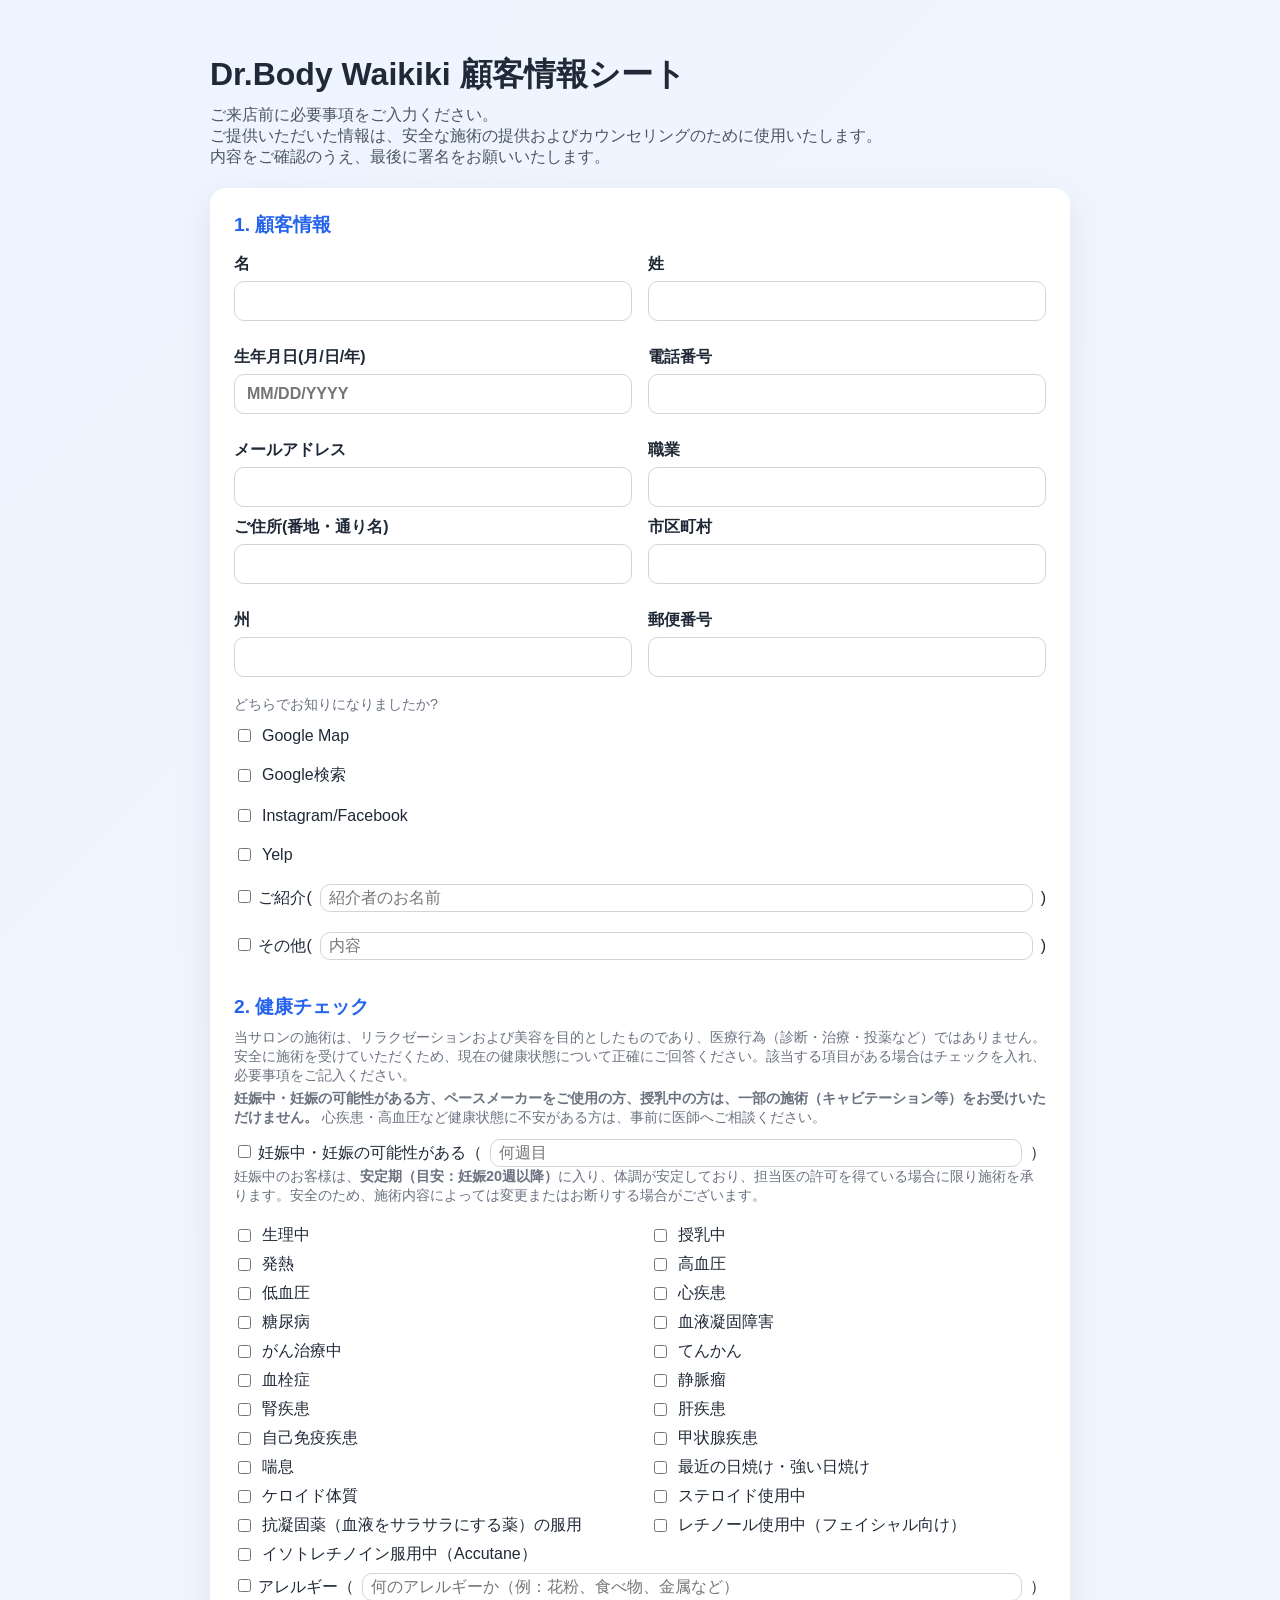
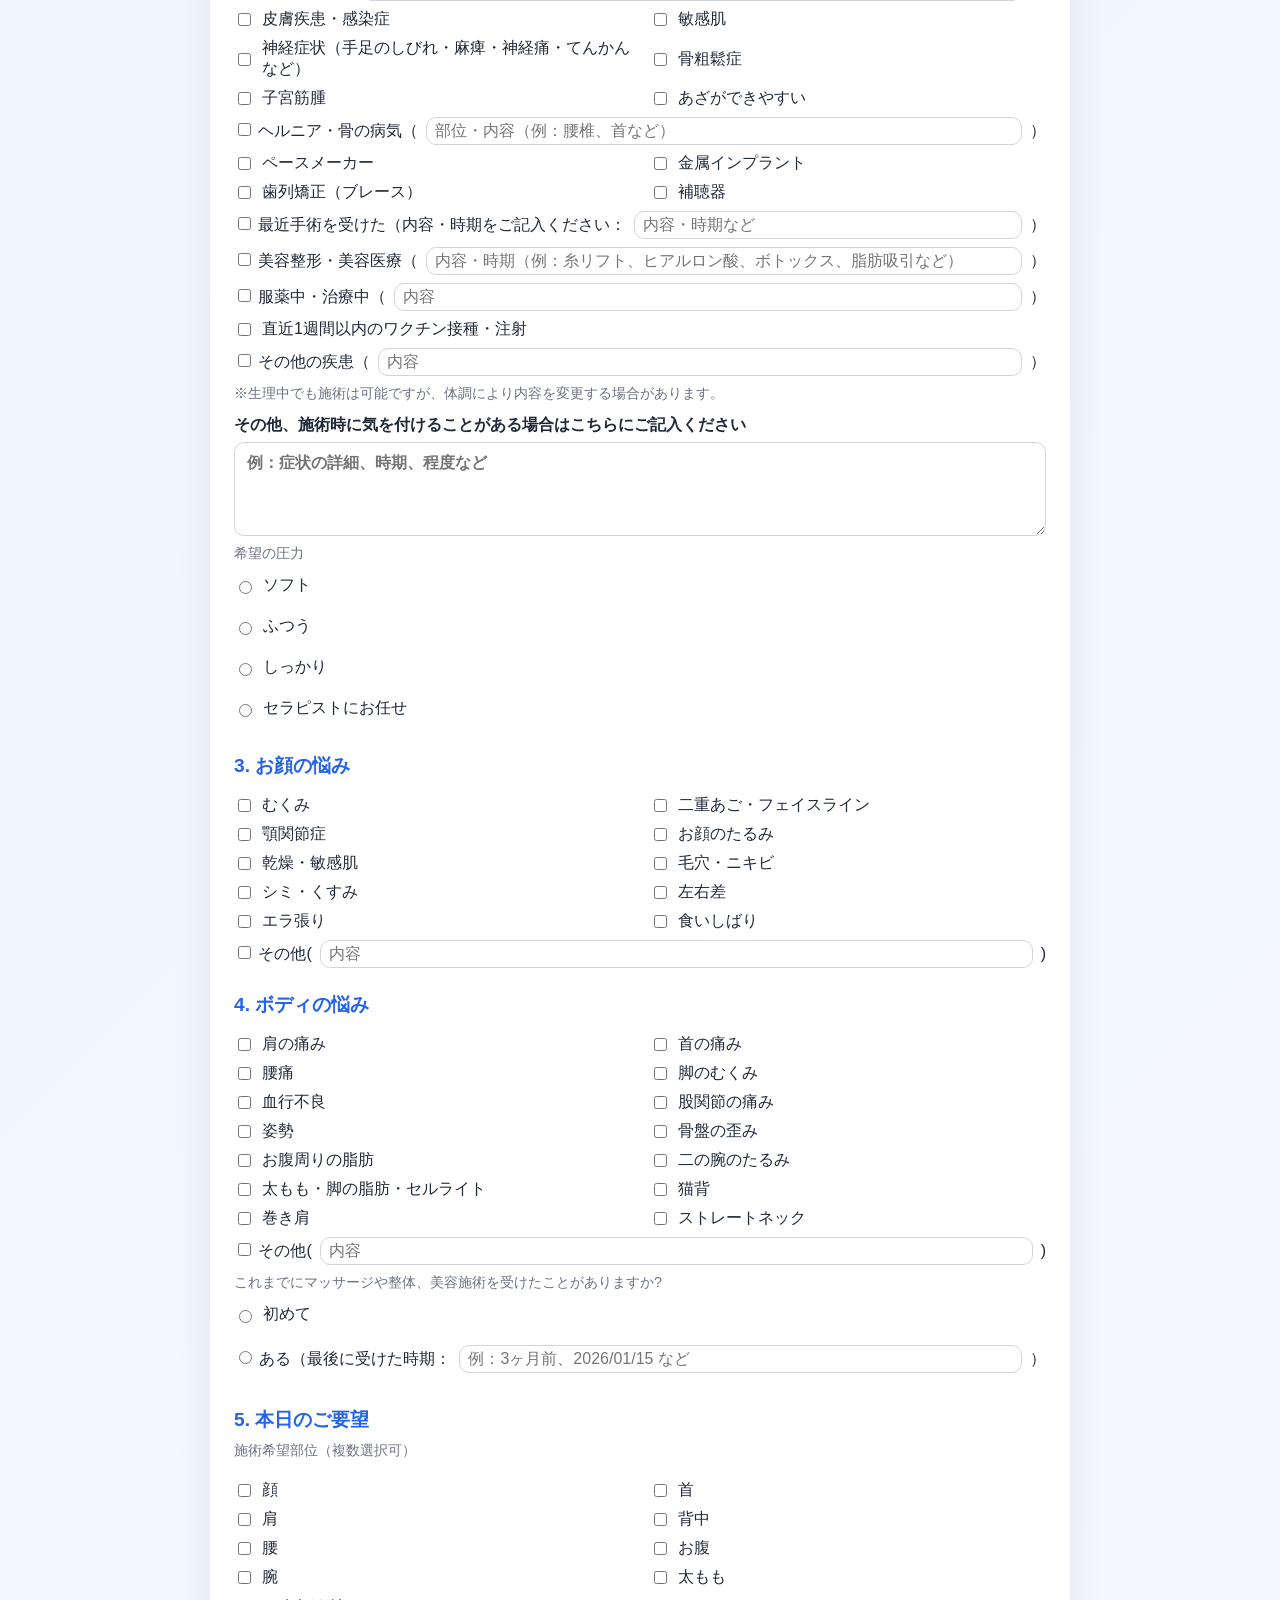
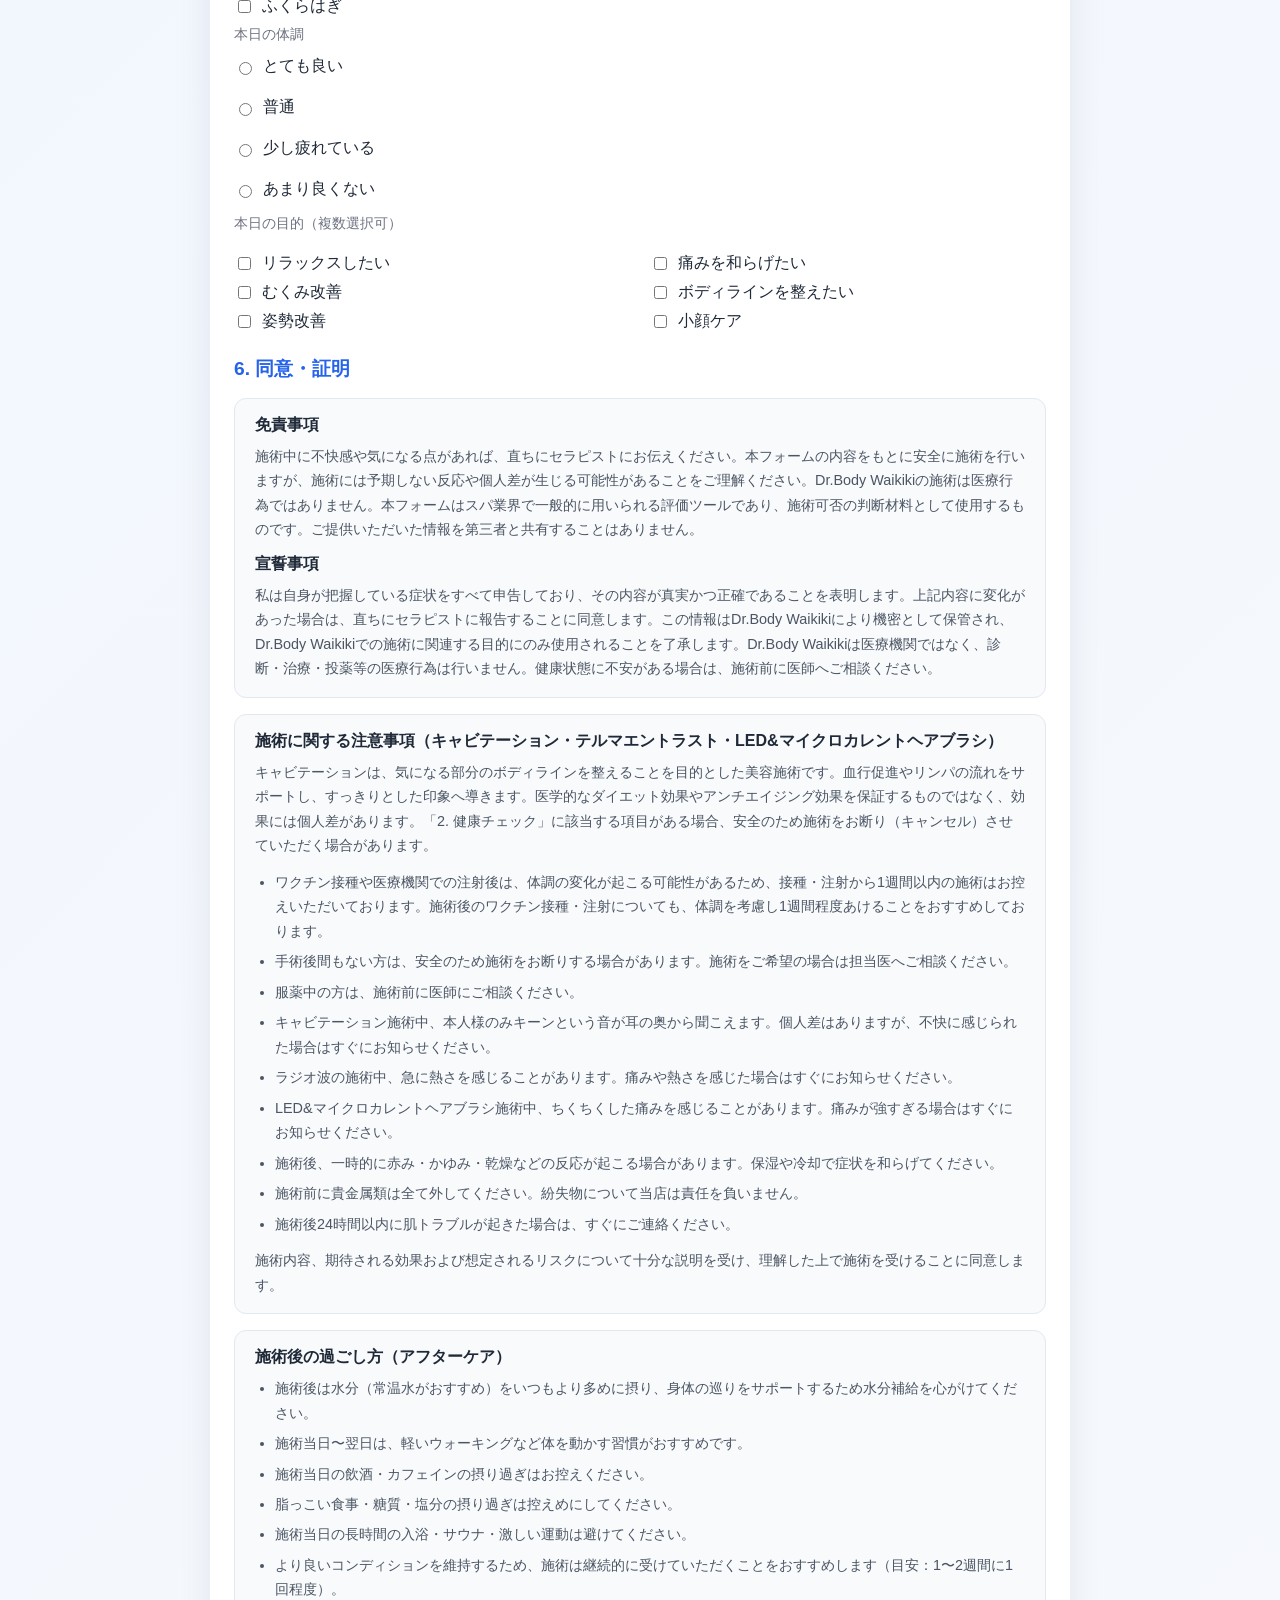
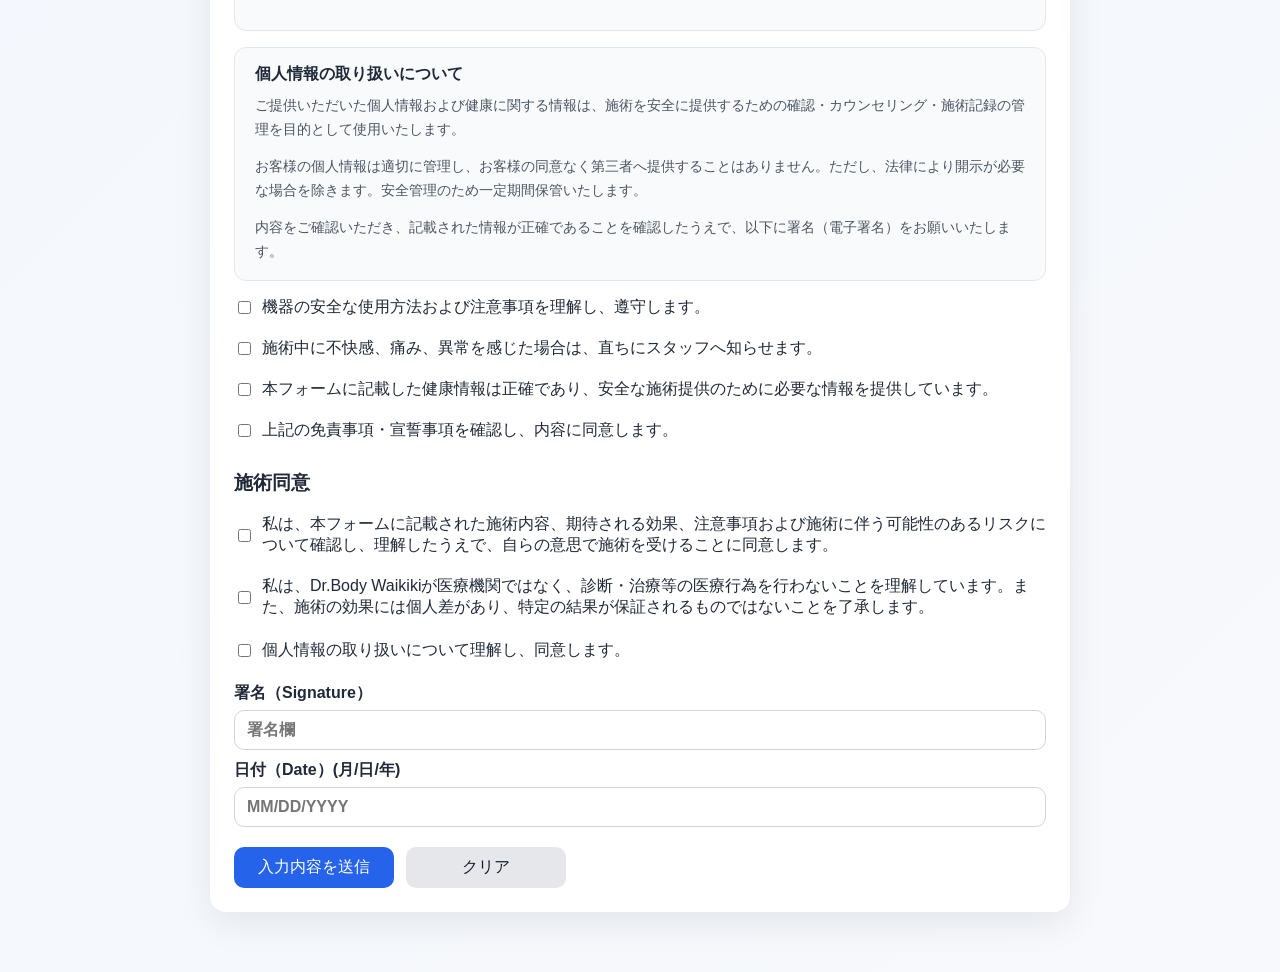
<file: index.html>
<!DOCTYPE html>
<html lang="ja">
  <head>
    <meta charset="UTF-8" />
    <meta name="viewport" content="width=device-width, initial-scale=1.0" />
    <title>Dr.Body Waikiki | 顧客情報・健康チェック・同意・証明</title>
    <link rel="stylesheet" href="styles.css" />
  </head>
  <body>
    <main class="container">
      <header class="hero">
        <h1>Dr.Body Waikiki 顧客情報シート</h1>
        <p>
          ご来店前に必要事項をご入力ください。<br />
          ご提供いただいた情報は、安全な施術の提供およびカウンセリングのために使用いたします。<br />
          内容をご確認のうえ、最後に署名をお願いいたします。
        </p>
      </header>

      <form id="intakeForm" class="form-card">
        <section>
          <h2>1. 顧客情報</h2>
          <div class="grid">
            <label>
              名
              <input type="text" name="firstName" autocomplete="given-name" required />
            </label>
            <label>
              姓
              <input type="text" name="lastName" autocomplete="family-name" required />
            </label>
            <label>
              生年月日(月/日/年)
              <input
                type="text"
                name="birthDate"
                placeholder="MM/DD/YYYY"
                pattern="(0[1-9]|1[0-2])/(0[1-9]|[12][0-9]|3[01])/[0-9]{4}"
                title="MM/DD/YYYY の形式で入力してください"
                autocomplete="bday"
                required
              />
            </label>
            <label>
              電話番号
              <input type="tel" name="phone" autocomplete="tel" required />
            </label>
            <label>
              メールアドレス
              <input type="email" name="email" autocomplete="email" required />
            </label>
            <label>
              職業
              <input type="text" name="occupation" autocomplete="organization-title" />
            </label>
          </div>
          <div class="grid">
            <label>
              ご住所(番地・通り名)
              <input type="text" name="addressStreet" autocomplete="street-address" />
            </label>
            <label>
              市区町村
              <input type="text" name="addressCity" autocomplete="address-level2" />
            </label>
            <label>
              州
              <input type="text" name="addressState" autocomplete="address-level1" />
            </label>
            <label>
              郵便番号
              <input type="text" name="addressZip" autocomplete="postal-code" />
            </label>
          </div>
          <div class="referral-block">
            <p class="section-note">どちらでお知りになりましたか?</p>
            <div class="checkbox-list">
              <label><input type="checkbox" name="referralSource" value="Google Map" /> Google Map</label>
              <label><input type="checkbox" name="referralSource" value="Google検索" /> Google検索</label>
              <label><input type="checkbox" name="referralSource" value="Instagram/Facebook" /> Instagram/Facebook</label>
              <label><input type="checkbox" name="referralSource" value="Yelp" /> Yelp</label>
              <label class="inline-detail">
                <span><input type="checkbox" name="referralSource" value="ご紹介" /> ご紹介(</span>
                <input type="text" name="referralName" placeholder="紹介者のお名前" />
                <span>)</span>
              </label>
              <label class="inline-detail">
                <span><input type="checkbox" name="referralSource" value="その他" /> その他(</span>
                <input type="text" name="referralOther" placeholder="内容" />
                <span>)</span>
              </label>
            </div>
          </div>
        </section>

        <section>
          <h2>2. 健康チェック</h2>
          <p class="section-note">当サロンの施術は、リラクゼーションおよび美容を目的としたものであり、医療行為（診断・治療・投薬など）ではありません。安全に施術を受けていただくため、現在の健康状態について正確にご回答ください。該当する項目がある場合はチェックを入れ、必要事項をご記入ください。</p>
          <p class="section-note">
            <strong>妊娠中・妊娠の可能性がある方、ペースメーカーをご使用の方、授乳中の方は、一部の施術（キャビテーション等）をお受けいただけません。</strong>
            心疾患・高血圧など健康状態に不安がある方は、事前に医師へご相談ください。
          </p>
          <div class="symptom-grid">
            <label class="inline-detail">
              <span><input type="checkbox" name="symptoms" value="妊娠中・妊娠の可能性" /> 妊娠中・妊娠の可能性がある（</span>
              <input type="text" name="pregnancyWeeks" placeholder="何週目" />
              <span>）</span>
            </label>
            <p class="section-note" style="grid-column: 1 / -1;">
              妊娠中のお客様は、<strong>安定期（目安：妊娠20週以降）</strong>に入り、体調が安定しており、担当医の許可を得ている場合に限り施術を承ります。安全のため、施術内容によっては変更またはお断りする場合がございます。
            </p>
            <label><input type="checkbox" name="symptoms" value="生理中" /> 生理中</label>
            <label><input type="checkbox" name="symptoms" value="授乳中" /> 授乳中</label>
            <label><input type="checkbox" name="symptoms" value="発熱" /> 発熱</label>
            <label><input type="checkbox" name="symptoms" value="高血圧" /> 高血圧</label>
            <label><input type="checkbox" name="symptoms" value="低血圧" /> 低血圧</label>
            <label><input type="checkbox" name="symptoms" value="心疾患" /> 心疾患</label>
            <label><input type="checkbox" name="symptoms" value="糖尿病" /> 糖尿病</label>
            <label><input type="checkbox" name="symptoms" value="血液凝固障害" /> 血液凝固障害</label>
            <label><input type="checkbox" name="symptoms" value="がん治療中" /> がん治療中</label>
            <label><input type="checkbox" name="symptoms" value="てんかん" /> てんかん</label>
            <label><input type="checkbox" name="symptoms" value="血栓症" /> 血栓症</label>
            <label><input type="checkbox" name="symptoms" value="静脈瘤" /> 静脈瘤</label>
            <label><input type="checkbox" name="symptoms" value="腎疾患" /> 腎疾患</label>
            <label><input type="checkbox" name="symptoms" value="肝疾患" /> 肝疾患</label>
            <label><input type="checkbox" name="symptoms" value="自己免疫疾患" /> 自己免疫疾患</label>
            <label><input type="checkbox" name="symptoms" value="甲状腺疾患" /> 甲状腺疾患</label>
            <label><input type="checkbox" name="symptoms" value="喘息" /> 喘息</label>
            <label><input type="checkbox" name="symptoms" value="最近の日焼け・強い日焼け" /> 最近の日焼け・強い日焼け</label>
            <label><input type="checkbox" name="symptoms" value="ケロイド体質" /> ケロイド体質</label>
            <label><input type="checkbox" name="symptoms" value="ステロイド使用中" /> ステロイド使用中</label>
            <label><input type="checkbox" name="symptoms" value="抗凝固薬（血液をサラサラにする薬）の服用" /> 抗凝固薬（血液をサラサラにする薬）の服用</label>
            <label><input type="checkbox" name="symptoms" value="レチノール使用中（フェイシャル向け）" /> レチノール使用中（フェイシャル向け）</label>
            <label><input type="checkbox" name="symptoms" value="イソトレチノイン服用中（Accutane）" /> イソトレチノイン服用中（Accutane）</label>
            <label class="inline-detail">
              <span><input type="checkbox" name="symptoms" value="アレルギー" /> アレルギー（</span>
              <input type="text" name="allergyDetail" placeholder="何のアレルギーか（例：花粉、食べ物、金属など）" />
              <span>）</span>
            </label>
            <label><input type="checkbox" name="symptoms" value="皮膚疾患・感染症" /> 皮膚疾患・感染症</label>
            <label><input type="checkbox" name="symptoms" value="敏感肌" /> 敏感肌</label>
            <label><input type="checkbox" name="symptoms" value="神経症状（手足のしびれ・麻痺・神経痛・てんかんなど）" /> 神経症状（手足のしびれ・麻痺・神経痛・てんかんなど）</label>
            <label><input type="checkbox" name="symptoms" value="骨粗鬆症" /> 骨粗鬆症</label>
            <label><input type="checkbox" name="symptoms" value="子宮筋腫" /> 子宮筋腫</label>
            <label><input type="checkbox" name="symptoms" value="あざができやすい" /> あざができやすい</label>
            <label class="inline-detail">
              <span><input type="checkbox" name="symptoms" value="ヘルニア・骨の病気" /> ヘルニア・骨の病気（</span>
              <input type="text" name="herniaDetail" placeholder="部位・内容（例：腰椎、首など）" />
              <span>）</span>
            </label>
            <label><input type="checkbox" name="symptoms" value="ペースメーカー" /> ペースメーカー</label>
            <label><input type="checkbox" name="symptoms" value="金属インプラント" /> 金属インプラント</label>
            <label><input type="checkbox" name="symptoms" value="歯列矯正（ブレース）" /> 歯列矯正（ブレース）</label>
            <label><input type="checkbox" name="symptoms" value="補聴器" /> 補聴器</label>
            <label class="inline-detail">
              <span><input type="checkbox" name="symptoms" value="最近手術を受けた" /> 最近手術を受けた（内容・時期をご記入ください：</span>
              <input type="text" name="recentSurgeryDetail" placeholder="内容・時期など" />
              <span>）</span>
            </label>
            <label class="inline-detail">
              <span><input type="checkbox" name="symptoms" value="美容整形・美容医療" /> 美容整形・美容医療（</span>
              <input type="text" name="cosmeticSurgeryDetail" placeholder="内容・時期（例：糸リフト、ヒアルロン酸、ボトックス、脂肪吸引など）" />
              <span>）</span>
            </label>
            <label class="inline-detail">
              <span><input type="checkbox" name="symptoms" value="服薬中・治療中" /> 服薬中・治療中（</span>
              <input type="text" name="medicationDetail" placeholder="内容" />
              <span>）</span>
            </label>
            <label><input type="checkbox" name="symptoms" value="直近1週間以内のワクチン接種・注射" /> 直近1週間以内のワクチン接種・注射</label>
            <label class="inline-detail">
              <span><input type="checkbox" name="symptoms" value="その他の疾患" /> その他の疾患（</span>
              <input type="text" name="otherHealthDetail" placeholder="内容" />
              <span>）</span>
            </label>
          </div>
          <p class="section-note">※生理中でも施術は可能ですが、体調により内容を変更する場合があります。</p>
          <label>
            その他、施術時に気を付けることがある場合はこちらにご記入ください
            <textarea name="healthDetails" rows="4" placeholder="例：症状の詳細、時期、程度など"></textarea>
          </label>
          <div class="pressure-block">
            <p class="section-note">希望の圧力</p>
            <div class="checkbox-list pressure-options">
              <label><input type="radio" name="pressurePreference" value="ソフト" /> ソフト</label>
              <label><input type="radio" name="pressurePreference" value="ふつう" /> ふつう</label>
              <label><input type="radio" name="pressurePreference" value="しっかり" /> しっかり</label>
              <label><input type="radio" name="pressurePreference" value="セラピストにお任せ" /> セラピストにお任せ</label>
            </div>
          </div>
        </section>

        <section>
          <h2>3. お顔の悩み</h2>
          <div class="symptom-grid">
            <label><input type="checkbox" name="facialConcerns" value="むくみ" /> むくみ</label>
            <label><input type="checkbox" name="facialConcerns" value="二重あご・フェイスライン" /> 二重あご・フェイスライン</label>
            <label><input type="checkbox" name="facialConcerns" value="顎関節症" /> 顎関節症</label>
            <label><input type="checkbox" name="facialConcerns" value="お顔のたるみ" /> お顔のたるみ</label>
            <label><input type="checkbox" name="facialConcerns" value="乾燥・敏感肌" /> 乾燥・敏感肌</label>
            <label><input type="checkbox" name="facialConcerns" value="毛穴・ニキビ" /> 毛穴・ニキビ</label>
            <label><input type="checkbox" name="facialConcerns" value="シミ・くすみ" /> シミ・くすみ</label>
            <label><input type="checkbox" name="facialConcerns" value="左右差" /> 左右差</label>
            <label><input type="checkbox" name="facialConcerns" value="エラ張り" /> エラ張り</label>
            <label><input type="checkbox" name="facialConcerns" value="食いしばり" /> 食いしばり</label>
            <label class="inline-detail">
              <span><input type="checkbox" name="facialConcerns" value="その他" /> その他(</span>
              <input type="text" name="facialConcernOther" placeholder="内容" />
              <span>)</span>
            </label>
          </div>
        </section>

        <section>
          <h2>4. ボディの悩み</h2>
          <div class="symptom-grid">
            <label><input type="checkbox" name="bodyConcerns" value="肩の痛み" /> 肩の痛み</label>
            <label><input type="checkbox" name="bodyConcerns" value="首の痛み" /> 首の痛み</label>
            <label><input type="checkbox" name="bodyConcerns" value="腰痛" /> 腰痛</label>
            <label><input type="checkbox" name="bodyConcerns" value="脚のむくみ" /> 脚のむくみ</label>
            <label><input type="checkbox" name="bodyConcerns" value="血行不良" /> 血行不良</label>
            <label><input type="checkbox" name="bodyConcerns" value="股関節の痛み" /> 股関節の痛み</label>
            <label><input type="checkbox" name="bodyConcerns" value="姿勢" /> 姿勢</label>
            <label><input type="checkbox" name="bodyConcerns" value="骨盤の歪み" /> 骨盤の歪み</label>
            <label><input type="checkbox" name="bodyConcerns" value="お腹周りの脂肪" /> お腹周りの脂肪</label>
            <label><input type="checkbox" name="bodyConcerns" value="二の腕のたるみ" /> 二の腕のたるみ</label>
            <label><input type="checkbox" name="bodyConcerns" value="太もも・脚の脂肪・セルライト" /> 太もも・脚の脂肪・セルライト</label>
            <label><input type="checkbox" name="bodyConcerns" value="猫背" /> 猫背</label>
            <label><input type="checkbox" name="bodyConcerns" value="巻き肩" /> 巻き肩</label>
            <label><input type="checkbox" name="bodyConcerns" value="ストレートネック" /> ストレートネック</label>
            <label class="inline-detail">
              <span><input type="checkbox" name="bodyConcerns" value="その他" /> その他(</span>
              <input type="text" name="bodyConcernOther" placeholder="内容" />
              <span>)</span>
            </label>
          </div>
          <div class="referral-block">
            <p class="section-note">これまでにマッサージや整体、美容施術を受けたことがありますか?</p>
            <div class="checkbox-list">
              <label><input type="radio" name="massageHistory" value="初めて" /> 初めて</label>
              <label class="inline-detail">
                <span><input type="radio" name="massageHistory" value="ある" /> ある（最後に受けた時期：</span>
                <input type="text" name="lastMassage" placeholder="例：3ヶ月前、2026/01/15 など" />
                <span>）</span>
              </label>
            </div>
          </div>
        </section>

        <section>
          <h2>5. 本日のご要望</h2>
          <div class="symptom-grid">
            <p class="section-note" style="grid-column: 1 / -1;">施術希望部位（複数選択可）</p>
            <label><input type="checkbox" name="desiredAreas" value="顔" /> 顔</label>
            <label><input type="checkbox" name="desiredAreas" value="首" /> 首</label>
            <label><input type="checkbox" name="desiredAreas" value="肩" /> 肩</label>
            <label><input type="checkbox" name="desiredAreas" value="背中" /> 背中</label>
            <label><input type="checkbox" name="desiredAreas" value="腰" /> 腰</label>
            <label><input type="checkbox" name="desiredAreas" value="お腹" /> お腹</label>
            <label><input type="checkbox" name="desiredAreas" value="腕" /> 腕</label>
            <label><input type="checkbox" name="desiredAreas" value="太もも" /> 太もも</label>
            <label><input type="checkbox" name="desiredAreas" value="ふくらはぎ" /> ふくらはぎ</label>
          </div>
          <div class="pressure-block">
            <p class="section-note">本日の体調</p>
            <div class="checkbox-list pressure-options">
              <label><input type="radio" name="todayCondition" value="とても良い" /> とても良い</label>
              <label><input type="radio" name="todayCondition" value="普通" /> 普通</label>
              <label><input type="radio" name="todayCondition" value="少し疲れている" /> 少し疲れている</label>
              <label><input type="radio" name="todayCondition" value="あまり良くない" /> あまり良くない</label>
            </div>
          </div>
          <div class="symptom-grid">
            <p class="section-note" style="grid-column: 1 / -1;">本日の目的（複数選択可）</p>
            <label><input type="checkbox" name="todayGoals" value="リラックスしたい" /> リラックスしたい</label>
            <label><input type="checkbox" name="todayGoals" value="痛みを和らげたい" /> 痛みを和らげたい</label>
            <label><input type="checkbox" name="todayGoals" value="むくみ改善" /> むくみ改善</label>
            <label><input type="checkbox" name="todayGoals" value="ボディラインを整えたい" /> ボディラインを整えたい</label>
            <label><input type="checkbox" name="todayGoals" value="姿勢改善" /> 姿勢改善</label>
            <label><input type="checkbox" name="todayGoals" value="小顔ケア" /> 小顔ケア</label>
          </div>
        </section>

        <section>
          <h2>6. 同意・証明</h2>
          <div class="disclaimer">
            <h3>免責事項</h3>
            <p>
              施術中に不快感や気になる点があれば、直ちにセラピストにお伝えください。本フォームの内容をもとに安全に施術を行いますが、施術には予期しない反応や個人差が生じる可能性があることをご理解ください。Dr.Body Waikikiの施術は医療行為ではありません。本フォームはスパ業界で一般的に用いられる評価ツールであり、施術可否の判断材料として使用するものです。ご提供いただいた情報を第三者と共有することはありません。
            </p>
            <h3>宣誓事項</h3>
            <p>
              私は自身が把握している症状をすべて申告しており、その内容が真実かつ正確であることを表明します。上記内容に変化があった場合は、直ちにセラピストに報告することに同意します。この情報はDr.Body Waikikiにより機密として保管され、Dr.Body Waikikiでの施術に関連する目的にのみ使用されることを了承します。Dr.Body Waikikiは医療機関ではなく、診断・治療・投薬等の医療行為は行いません。健康状態に不安がある場合は、施術前に医師へご相談ください。
            </p>
          </div>
          <div class="disclaimer">
            <h3>施術に関する注意事項（キャビテーション・テルマエントラスト・LED&amp;マイクロカレントヘアブラシ）</h3>
            <p>
              キャビテーションは、気になる部分のボディラインを整えることを目的とした美容施術です。血行促進やリンパの流れをサポートし、すっきりとした印象へ導きます。医学的なダイエット効果やアンチエイジング効果を保証するものではなく、効果には個人差があります。「2. 健康チェック」に該当する項目がある場合、安全のため施術をお断り（キャンセル）させていただく場合があります。
            </p>
            <ul>
              <li>ワクチン接種や医療機関での注射後は、体調の変化が起こる可能性があるため、接種・注射から1週間以内の施術はお控えいただいております。施術後のワクチン接種・注射についても、体調を考慮し1週間程度あけることをおすすめしております。</li>
              <li>手術後間もない方は、安全のため施術をお断りする場合があります。施術をご希望の場合は担当医へご相談ください。</li>
              <li>服薬中の方は、施術前に医師にご相談ください。</li>
              <li>キャビテーション施術中、本人様のみキーンという音が耳の奥から聞こえます。個人差はありますが、不快に感じられた場合はすぐにお知らせください。</li>
              <li>ラジオ波の施術中、急に熱さを感じることがあります。痛みや熱さを感じた場合はすぐにお知らせください。</li>
              <li>LED&amp;マイクロカレントヘアブラシ施術中、ちくちくした痛みを感じることがあります。痛みが強すぎる場合はすぐにお知らせください。</li>
              <li>施術後、一時的に赤み・かゆみ・乾燥などの反応が起こる場合があります。保湿や冷却で症状を和らげてください。</li>
              <li>施術前に貴金属類は全て外してください。紛失物について当店は責任を負いません。</li>
              <li>施術後24時間以内に肌トラブルが起きた場合は、すぐにご連絡ください。</li>
            </ul>
            <p>
              施術内容、期待される効果および想定されるリスクについて十分な説明を受け、理解した上で施術を受けることに同意します。
            </p>
          </div>
          <div class="disclaimer">
            <h3>施術後の過ごし方（アフターケア）</h3>
            <ul>
              <li>施術後は水分（常温水がおすすめ）をいつもより多めに摂り、身体の巡りをサポートするため水分補給を心がけてください。</li>
              <li>施術当日〜翌日は、軽いウォーキングなど体を動かす習慣がおすすめです。</li>
              <li>施術当日の飲酒・カフェインの摂り過ぎはお控えください。</li>
              <li>脂っこい食事・糖質・塩分の摂り過ぎは控えめにしてください。</li>
              <li>施術当日の長時間の入浴・サウナ・激しい運動は避けてください。</li>
              <li>より良いコンディションを維持するため、施術は継続的に受けていただくことをおすすめします（目安：1〜2週間に1回程度）。</li>
            </ul>
          </div>
          <div class="disclaimer">
            <h3>個人情報の取り扱いについて</h3>
            <p>
              ご提供いただいた個人情報および健康に関する情報は、施術を安全に提供するための確認・カウンセリング・施術記録の管理を目的として使用いたします。
            </p>
            <p>
              お客様の個人情報は適切に管理し、お客様の同意なく第三者へ提供することはありません。ただし、法律により開示が必要な場合を除きます。安全管理のため一定期間保管いたします。
            </p>
            <p>
              内容をご確認いただき、記載された情報が正確であることを確認したうえで、以下に署名（電子署名）をお願いいたします。
            </p>
          </div>
          <div class="checkbox-list">
            <label><input type="checkbox" name="consentSafety" value="同意" required /> 機器の安全な使用方法および注意事項を理解し、遵守します。</label>
            <label><input type="checkbox" name="consentRisk" value="同意" required /> 施術中に不快感、痛み、異常を感じた場合は、直ちにスタッフへ知らせます。</label>
            <label><input type="checkbox" name="consentData" value="同意" required /> 本フォームに記載した健康情報は正確であり、安全な施術提供のために必要な情報を提供しています。</label>
            <label><input type="checkbox" name="consentDisclaimer" value="同意" required /> 上記の免責事項・宣誓事項を確認し、内容に同意します。</label>
          </div>
          <h3>施術同意</h3>
          <div class="checkbox-list">
            <label><input type="checkbox" name="consentTreatment" value="同意" required /> 私は、本フォームに記載された施術内容、期待される効果、注意事項および施術に伴う可能性のあるリスクについて確認し、理解したうえで、自らの意思で施術を受けることに同意します。</label>
            <label><input type="checkbox" name="consentMedical" value="同意" required /> 私は、Dr.Body Waikikiが医療機関ではなく、診断・治療等の医療行為を行わないことを理解しています。また、施術の効果には個人差があり、特定の結果が保証されるものではないことを了承します。</label>
          </div>
          <div class="checkbox-list">
            <label><input type="checkbox" name="consentPrivacy" value="同意" required /> 個人情報の取り扱いについて理解し、同意します。</label>
          </div>
          <label>
            署名（Signature）
            <input type="text" name="signature" placeholder="署名欄" required />
          </label>
          <label>
            日付（Date）(月/日/年)
            <input
              type="text"
              name="signatureDate"
              placeholder="MM/DD/YYYY"
              pattern="(0[1-9]|1[0-2])/(0[1-9]|[12][0-9]|3[01])/[0-9]{4}"
              title="MM/DD/YYYY の形式で入力してください"
              required
            />
          </label>
        </section>

        <div class="actions">
          <button type="submit">入力内容を送信</button>
          <button type="reset" class="secondary">クリア</button>
        </div>
      </form>

      <div id="microneedlingLinkBox" class="microneedling-link-box" hidden>
        <p>顧客情報シートの送信が完了しました。マイクロチャネリングをご希望の方は、続けてこちらの同意書にも目を通してご記入をお願いいたします。</p>
        <a href="microneedling-consent.html" target="_blank" rel="noopener" class="microneedling-link">マイクロチャネリング同意書に進む →</a>
      </div>

      <div id="hifuLinkBox" class="microneedling-link-box" hidden>
        <p>HIFUをご希望の方は、続けてこちらの同意書にも目を通してご記入をお願いいたします。</p>
        <a href="hifu-consent.html" target="_blank" rel="noopener" class="microneedling-link">HIFU同意書に進む →</a>
      </div>

      <section id="result" class="result-card" aria-live="polite"></section>
    </main>

    <script src="script.js"></script>
  </body>
</html>
</file>
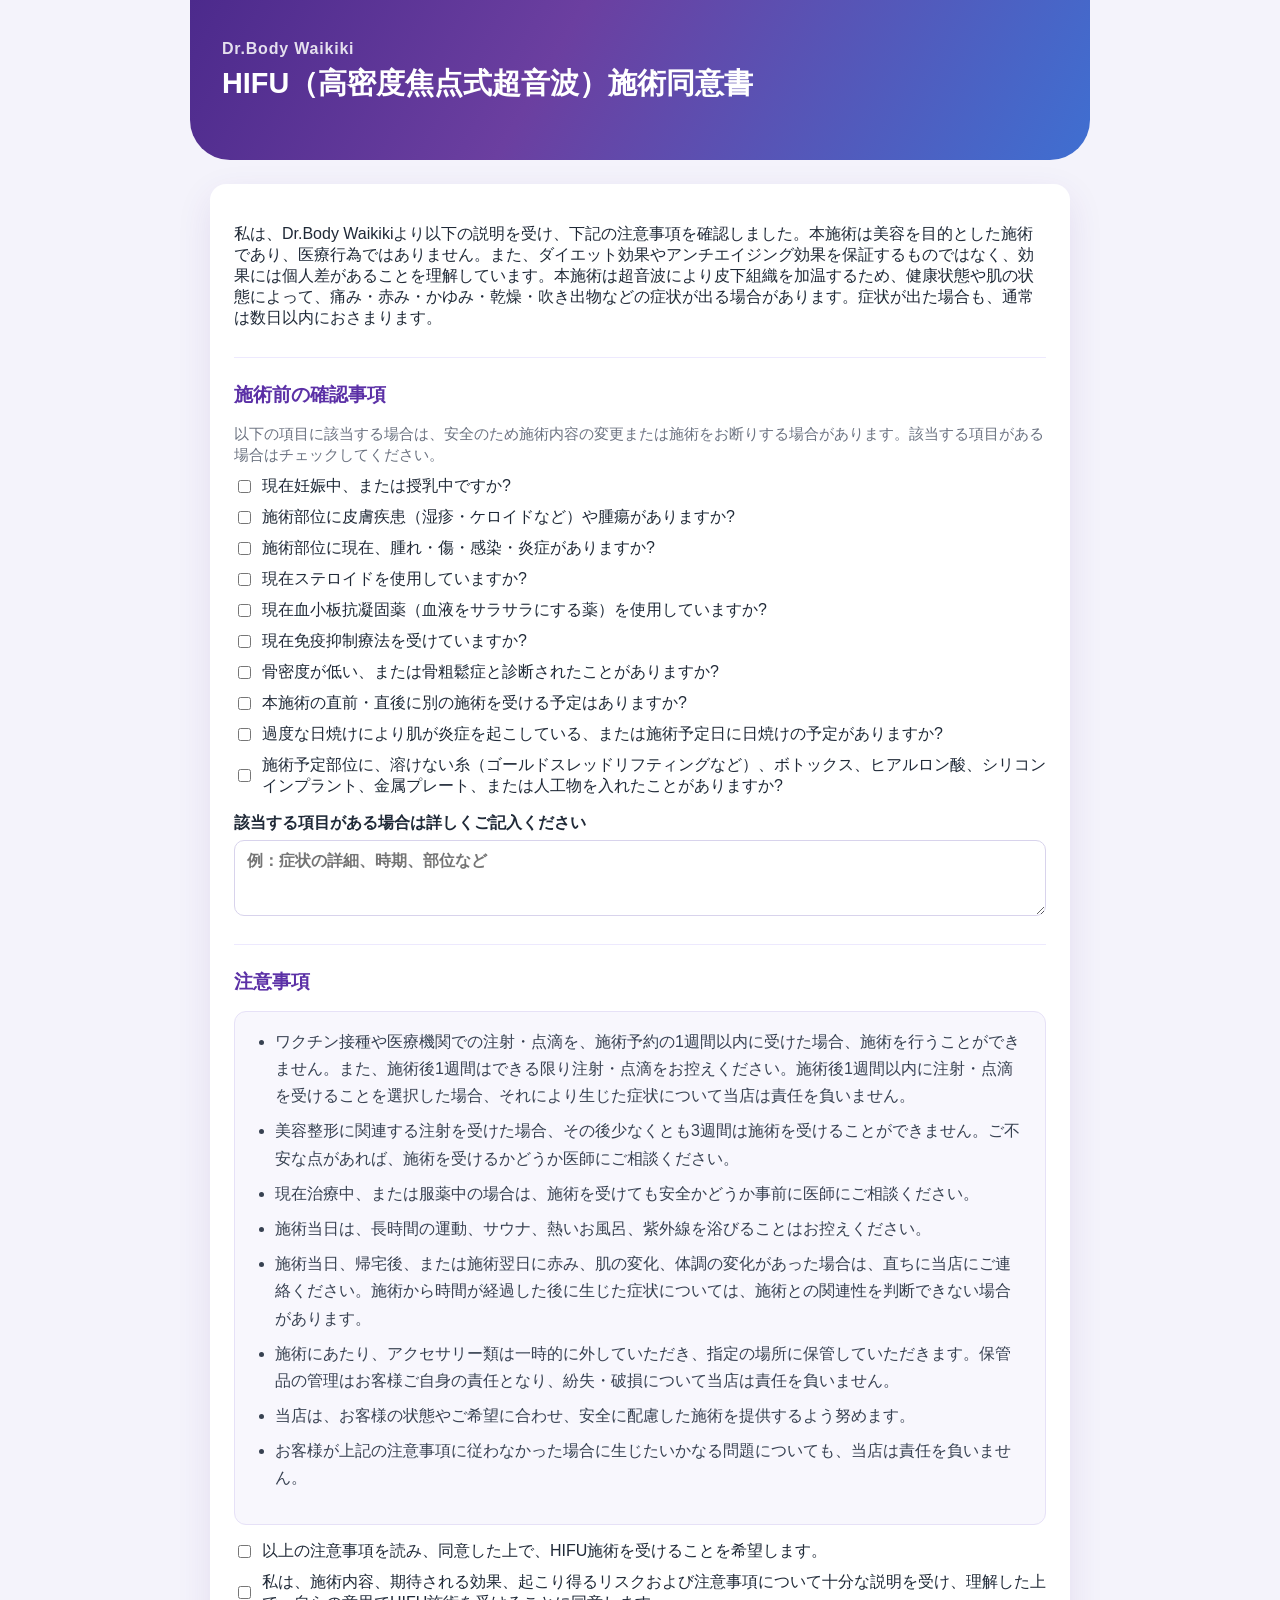
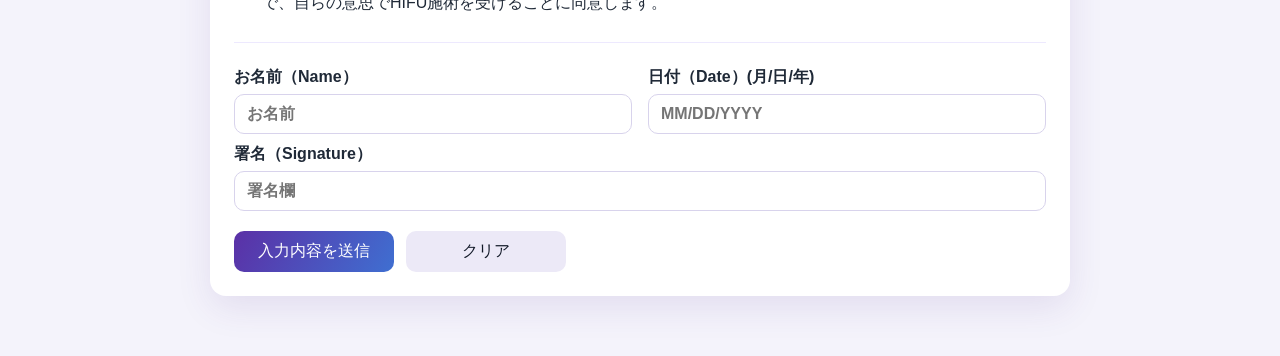
<file: hifu-consent.html>
<!DOCTYPE html>
<html lang="ja">
  <head>
    <meta charset="UTF-8" />
    <meta name="viewport" content="width=device-width, initial-scale=1.0" />
    <title>Dr.Body Waikiki | HIFU施術同意書</title>
    <link rel="stylesheet" href="microneedling-styles.css" />
  </head>
  <body>
    <main class="container">
      <header class="banner">
        <p class="banner-eyebrow">Dr.Body Waikiki</p>
        <h1>HIFU（高密度焦点式超音波）施術同意書</h1>
      </header>

      <form id="hifuForm" class="form-card">
        <section>
          <p>
            私は、Dr.Body Waikikiより以下の説明を受け、下記の注意事項を確認しました。本施術は美容を目的とした施術であり、医療行為ではありません。また、ダイエット効果やアンチエイジング効果を保証するものではなく、効果には個人差があることを理解しています。本施術は超音波により皮下組織を加温するため、健康状態や肌の状態によって、痛み・赤み・かゆみ・乾燥・吹き出物などの症状が出る場合があります。症状が出た場合も、通常は数日以内におさまります。
          </p>
        </section>

        <section>
          <h2>施術前の確認事項</h2>
          <p class="section-note">以下の項目に該当する場合は、安全のため施術内容の変更または施術をお断りする場合があります。該当する項目がある場合はチェックしてください。</p>
          <div class="checkbox-list">
            <label><input type="checkbox" name="conditions" value="妊娠中・授乳中" /> 現在妊娠中、または授乳中ですか?</label>
            <label><input type="checkbox" name="conditions" value="施術部位の皮膚疾患・腫瘍" /> 施術部位に皮膚疾患（湿疹・ケロイドなど）や腫瘍がありますか?</label>
            <label><input type="checkbox" name="conditions" value="施術部位の腫れ・傷・感染・炎症" /> 施術部位に現在、腫れ・傷・感染・炎症がありますか?</label>
            <label><input type="checkbox" name="conditions" value="ステロイド使用中" /> 現在ステロイドを使用していますか?</label>
            <label><input type="checkbox" name="conditions" value="血小板抗凝固薬使用中" /> 現在血小板抗凝固薬（血液をサラサラにする薬）を使用していますか?</label>
            <label><input type="checkbox" name="conditions" value="免疫抑制療法中" /> 現在免疫抑制療法を受けていますか?</label>
            <label><input type="checkbox" name="conditions" value="骨密度低下・骨粗鬆症" /> 骨密度が低い、または骨粗鬆症と診断されたことがありますか?</label>
            <label><input type="checkbox" name="conditions" value="施術前後に別施術予定" /> 本施術の直前・直後に別の施術を受ける予定はありますか?</label>
            <label><input type="checkbox" name="conditions" value="日焼け・紫外線" /> 過度な日焼けにより肌が炎症を起こしている、または施術予定日に日焼けの予定がありますか?</label>
            <label><input type="checkbox" name="conditions" value="施術部位の施術歴" /> 施術予定部位に、溶けない糸（ゴールドスレッドリフティングなど）、ボトックス、ヒアルロン酸、シリコンインプラント、金属プレート、または人工物を入れたことがありますか?</label>
          </div>
          <label>
            該当する項目がある場合は詳しくご記入ください
            <textarea name="conditionDetails" rows="3" placeholder="例：症状の詳細、時期、部位など"></textarea>
          </label>
        </section>

        <section>
          <h2>注意事項</h2>
          <div class="disclaimer">
            <ul>
              <li>ワクチン接種や医療機関での注射・点滴を、施術予約の1週間以内に受けた場合、施術を行うことができません。また、施術後1週間はできる限り注射・点滴をお控えください。施術後1週間以内に注射・点滴を受けることを選択した場合、それにより生じた症状について当店は責任を負いません。</li>
              <li>美容整形に関連する注射を受けた場合、その後少なくとも3週間は施術を受けることができません。ご不安な点があれば、施術を受けるかどうか医師にご相談ください。</li>
              <li>現在治療中、または服薬中の場合は、施術を受けても安全かどうか事前に医師にご相談ください。</li>
              <li>施術当日は、長時間の運動、サウナ、熱いお風呂、紫外線を浴びることはお控えください。</li>
              <li>施術当日、帰宅後、または施術翌日に赤み、肌の変化、体調の変化があった場合は、直ちに当店にご連絡ください。施術から時間が経過した後に生じた症状については、施術との関連性を判断できない場合があります。</li>
              <li>施術にあたり、アクセサリー類は一時的に外していただき、指定の場所に保管していただきます。保管品の管理はお客様ご自身の責任となり、紛失・破損について当店は責任を負いません。</li>
              <li>当店は、お客様の状態やご希望に合わせ、安全に配慮した施術を提供するよう努めます。</li>
              <li>お客様が上記の注意事項に従わなかった場合に生じたいかなる問題についても、当店は責任を負いません。</li>
            </ul>
          </div>
          <div class="checkbox-list">
            <label><input type="checkbox" name="consentAgree" value="同意" required /> 以上の注意事項を読み、同意した上で、HIFU施術を受けることを希望します。</label>
            <label><input type="checkbox" name="consentExplained" value="同意" required /> 私は、施術内容、期待される効果、起こり得るリスクおよび注意事項について十分な説明を受け、理解した上で、自らの意思でHIFU施術を受けることに同意します。</label>
          </div>
        </section>

        <section>
          <div class="grid">
            <label>
              お名前（Name）
              <input type="text" name="patientName" placeholder="お名前" required />
            </label>
            <label>
              日付（Date）(月/日/年)
              <input
                type="text"
                name="consentDate"
                placeholder="MM/DD/YYYY"
                pattern="(0[1-9]|1[0-2])/(0[1-9]|[12][0-9]|3[01])/[0-9]{4}"
                title="MM/DD/YYYY の形式で入力してください"
                required
              />
            </label>
          </div>
          <label>
            署名（Signature）
            <input type="text" name="signature" placeholder="署名欄" required />
          </label>
        </section>

        <div class="actions">
          <button type="submit">入力内容を送信</button>
          <button type="reset" class="secondary">クリア</button>
        </div>
      </form>

      <section id="result" class="result-card" aria-live="polite"></section>
    </main>

    <script src="hifu-script.js"></script>
  </body>
</html>
</file>
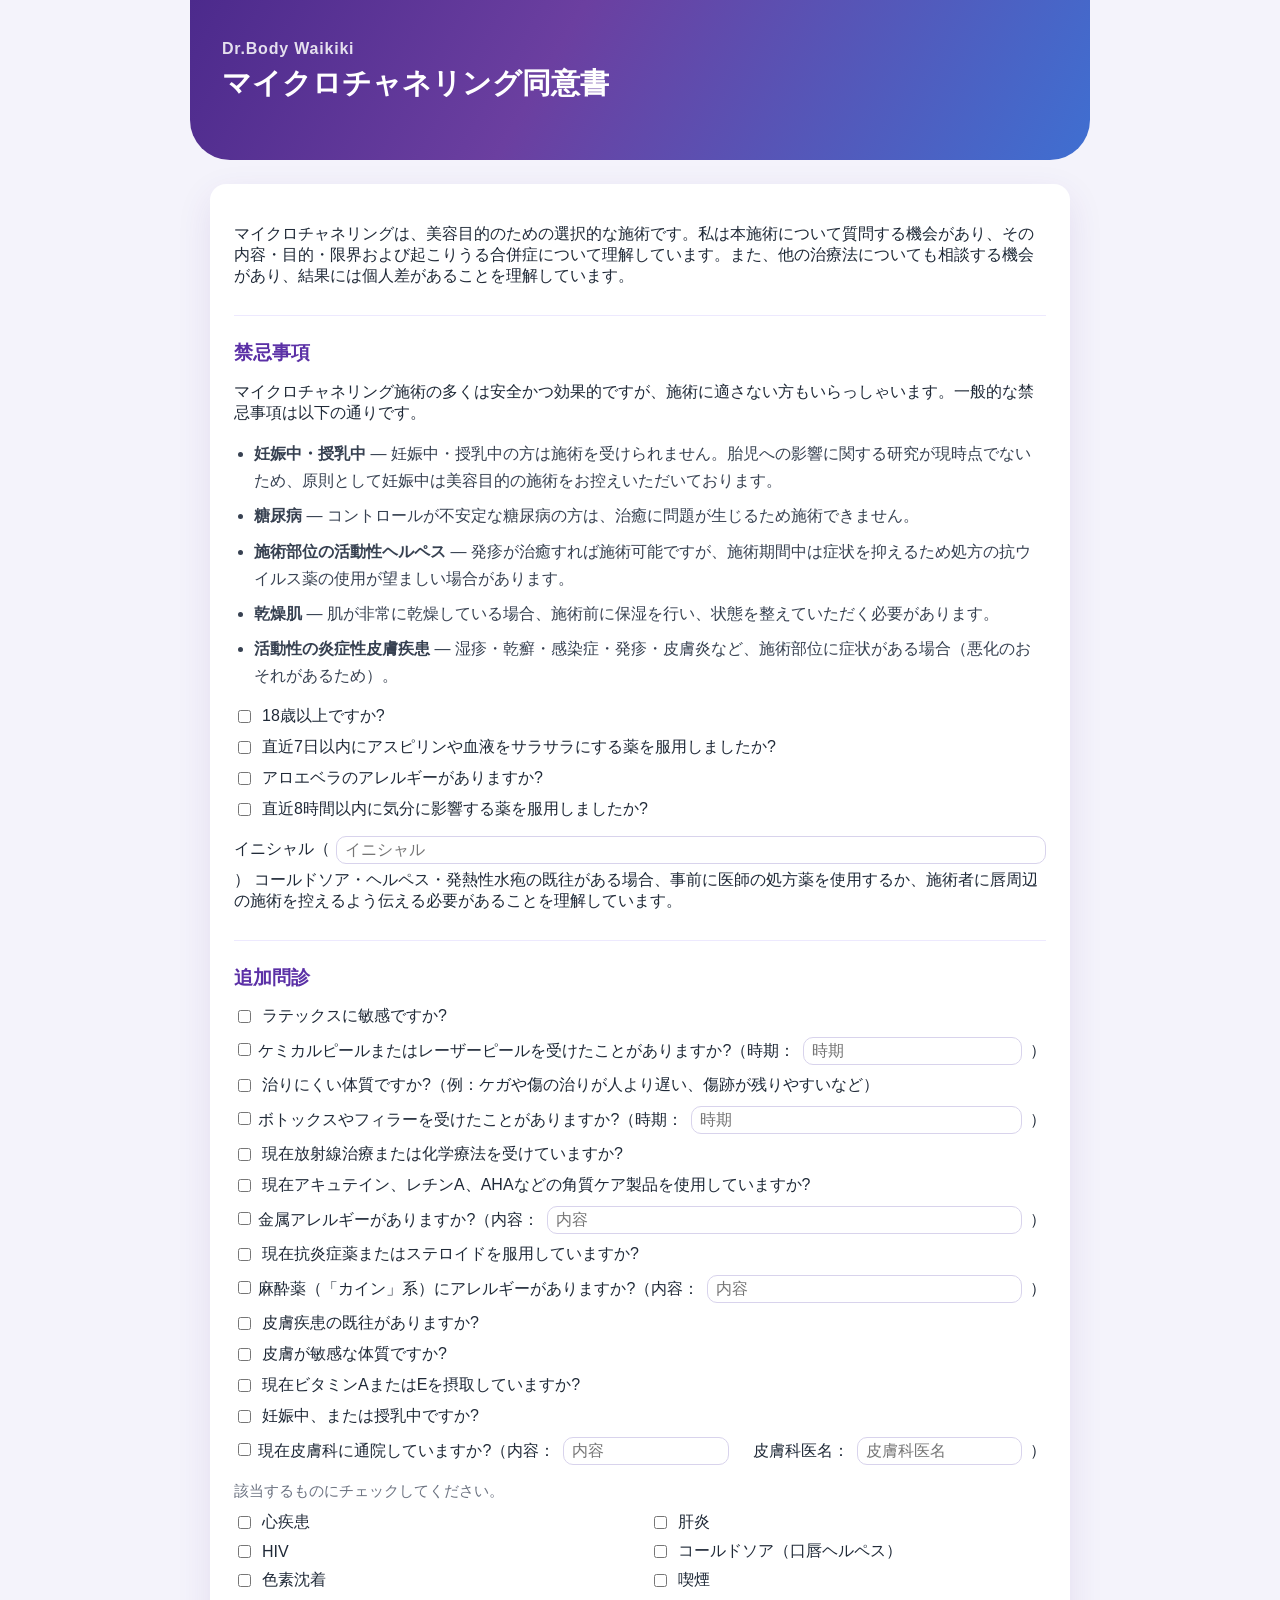
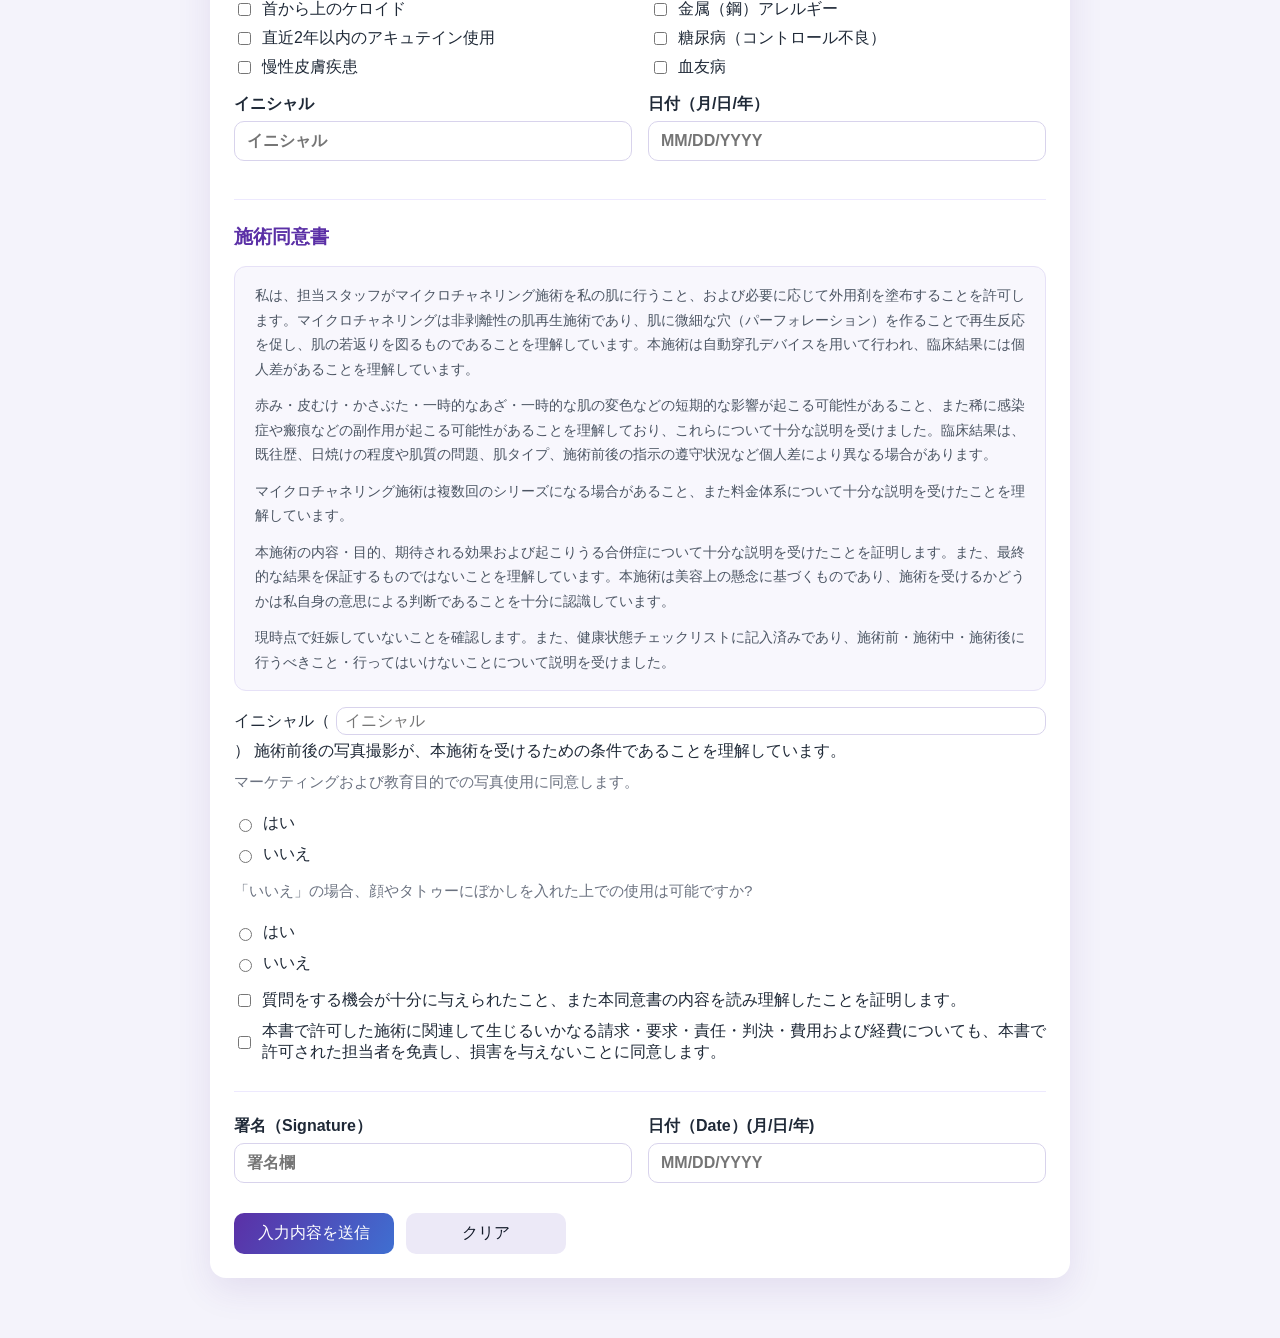
<file: microneedling-consent.html>
<!DOCTYPE html>
<html lang="ja">
  <head>
    <meta charset="UTF-8" />
    <meta name="viewport" content="width=device-width, initial-scale=1.0" />
    <title>Dr.Body Waikiki | マイクロチャネリング同意書</title>
    <link rel="stylesheet" href="microneedling-styles.css" />
  </head>
  <body>
    <main class="container">
      <header class="banner">
        <p class="banner-eyebrow">Dr.Body Waikiki</p>
        <h1>マイクロチャネリング同意書</h1>
      </header>

      <form id="microneedlingForm" class="form-card">
        <section>
          <p>
            マイクロチャネリングは、美容目的のための選択的な施術です。私は本施術について質問する機会があり、その内容・目的・限界および起こりうる合併症について理解しています。また、他の治療法についても相談する機会があり、結果には個人差があることを理解しています。
          </p>
        </section>

        <section>
          <h2>禁忌事項</h2>
          <p>
            マイクロチャネリング施術の多くは安全かつ効果的ですが、施術に適さない方もいらっしゃいます。一般的な禁忌事項は以下の通りです。
          </p>
          <ul>
            <li><strong>妊娠中・授乳中</strong> ― 妊娠中・授乳中の方は施術を受けられません。胎児への影響に関する研究が現時点でないため、原則として妊娠中は美容目的の施術をお控えいただいております。</li>
            <li><strong>糖尿病</strong> ― コントロールが不安定な糖尿病の方は、治癒に問題が生じるため施術できません。</li>
            <li><strong>施術部位の活動性ヘルペス</strong> ― 発疹が治癒すれば施術可能ですが、施術期間中は症状を抑えるため処方の抗ウイルス薬の使用が望ましい場合があります。</li>
            <li><strong>乾燥肌</strong> ― 肌が非常に乾燥している場合、施術前に保湿を行い、状態を整えていただく必要があります。</li>
            <li><strong>活動性の炎症性皮膚疾患</strong> ― 湿疹・乾癬・感染症・発疹・皮膚炎など、施術部位に症状がある場合（悪化のおそれがあるため）。</li>
          </ul>
          <div class="checkbox-list">
            <label><input type="checkbox" name="over18" value="はい" /> 18歳以上ですか?</label>
            <label><input type="checkbox" name="bloodThinners7d" value="はい" /> 直近7日以内にアスピリンや血液をサラサラにする薬を服用しましたか?</label>
            <label><input type="checkbox" name="aloeAllergy" value="はい" /> アロエベラのアレルギーがありますか?</label>
            <label><input type="checkbox" name="moodDrugs8h" value="はい" /> 直近8時間以内に気分に影響する薬を服用しましたか?</label>
          </div>
          <label class="inline-detail">
            <span>イニシャル（</span>
            <input type="text" name="initialColdSore" placeholder="イニシャル" />
            <span>） コールドソア・ヘルペス・発熱性水疱の既往がある場合、事前に医師の処方薬を使用するか、施術者に唇周辺の施術を控えるよう伝える必要があることを理解しています。</span>
          </label>
        </section>

        <section>
          <h2>追加問診</h2>
          <div class="checkbox-list">
            <label><input type="checkbox" name="latexSensitive" value="はい" /> ラテックスに敏感ですか?</label>
            <label class="inline-detail">
              <span><input type="checkbox" name="chemicalLaserPeel" value="はい" /> ケミカルピールまたはレーザーピールを受けたことがありますか?（時期：</span>
              <input type="text" name="chemicalLaserPeelWhen" placeholder="時期" />
              <span>）</span>
            </label>
            <label><input type="checkbox" name="troubleHealing" value="はい" /> 治りにくい体質ですか?（例：ケガや傷の治りが人より遅い、傷跡が残りやすいなど）</label>
            <label class="inline-detail">
              <span><input type="checkbox" name="botoxFiller" value="はい" /> ボトックスやフィラーを受けたことがありますか?（時期：</span>
              <input type="text" name="botoxFillerWhen" placeholder="時期" />
              <span>）</span>
            </label>
            <label><input type="checkbox" name="radiationChemo" value="はい" /> 現在放射線治療または化学療法を受けていますか?</label>
            <label><input type="checkbox" name="accutaneRetinA" value="はい" /> 現在アキュテイン、レチンA、AHAなどの角質ケア製品を使用していますか?</label>
            <label class="inline-detail">
              <span><input type="checkbox" name="metalAllergy" value="はい" /> 金属アレルギーがありますか?（内容：</span>
              <input type="text" name="metalAllergyDetail" placeholder="内容" />
              <span>）</span>
            </label>
            <label><input type="checkbox" name="antiInflammatorySteroid" value="はい" /> 現在抗炎症薬またはステロイドを服用していますか?</label>
            <label class="inline-detail">
              <span><input type="checkbox" name="anestheticAllergy" value="はい" /> 麻酔薬（「カイン」系）にアレルギーがありますか?（内容：</span>
              <input type="text" name="anestheticAllergyDetail" placeholder="内容" />
              <span>）</span>
            </label>
            <label><input type="checkbox" name="skinDiseaseHistory" value="はい" /> 皮膚疾患の既往がありますか?</label>
            <label><input type="checkbox" name="skinSensitivityHistory" value="はい" /> 皮膚が敏感な体質ですか?</label>
            <label><input type="checkbox" name="vitaminAE" value="はい" /> 現在ビタミンAまたはEを摂取していますか?</label>
            <label><input type="checkbox" name="pregnantNursing" value="はい" /> 妊娠中、または授乳中ですか?</label>
            <label class="inline-detail">
              <span><input type="checkbox" name="dermatologistCare" value="はい" /> 現在皮膚科に通院していますか?（内容：</span>
              <input type="text" name="dermatologistDetail" placeholder="内容" />
              <span>　皮膚科医名：</span>
              <input type="text" name="dermatologistName" placeholder="皮膚科医名" />
              <span>）</span>
            </label>
          </div>

          <p class="section-note">該当するものにチェックしてください。</p>
          <div class="symptom-grid">
            <label><input type="checkbox" name="conditions" value="心疾患" /> 心疾患</label>
            <label><input type="checkbox" name="conditions" value="肝炎" /> 肝炎</label>
            <label><input type="checkbox" name="conditions" value="HIV" /> HIV</label>
            <label><input type="checkbox" name="conditions" value="コールドソア（口唇ヘルペス）" /> コールドソア（口唇ヘルペス）</label>
            <label><input type="checkbox" name="conditions" value="色素沈着" /> 色素沈着</label>
            <label><input type="checkbox" name="conditions" value="喫煙" /> 喫煙</label>
            <label><input type="checkbox" name="conditions" value="首から上のケロイド" /> 首から上のケロイド</label>
            <label><input type="checkbox" name="conditions" value="金属（鋼）アレルギー" /> 金属（鋼）アレルギー</label>
            <label><input type="checkbox" name="conditions" value="直近2年以内のアキュテイン使用" /> 直近2年以内のアキュテイン使用</label>
            <label><input type="checkbox" name="conditions" value="糖尿病（コントロール不良）" /> 糖尿病（コントロール不良）</label>
            <label><input type="checkbox" name="conditions" value="慢性皮膚疾患" /> 慢性皮膚疾患</label>
            <label><input type="checkbox" name="conditions" value="血友病" /> 血友病</label>
          </div>
          <div class="grid">
            <label>
              イニシャル
              <input type="text" name="initialPage2" placeholder="イニシャル" />
            </label>
            <label>
              日付（月/日/年）
              <input
                type="text"
                name="page2Date"
                placeholder="MM/DD/YYYY"
                pattern="(0[1-9]|1[0-2])/(0[1-9]|[12][0-9]|3[01])/[0-9]{4}"
                title="MM/DD/YYYY の形式で入力してください"
              />
            </label>
          </div>
        </section>

        <section>
          <h2>施術同意書</h2>
          <div class="disclaimer">
            <p>
              私は、担当スタッフがマイクロチャネリング施術を私の肌に行うこと、および必要に応じて外用剤を塗布することを許可します。マイクロチャネリングは非剥離性の肌再生施術であり、肌に微細な穴（パーフォレーション）を作ることで再生反応を促し、肌の若返りを図るものであることを理解しています。本施術は自動穿孔デバイスを用いて行われ、臨床結果には個人差があることを理解しています。
            </p>
            <p>
              赤み・皮むけ・かさぶた・一時的なあざ・一時的な肌の変色などの短期的な影響が起こる可能性があること、また稀に感染症や瘢痕などの副作用が起こる可能性があることを理解しており、これらについて十分な説明を受けました。臨床結果は、既往歴、日焼けの程度や肌質の問題、肌タイプ、施術前後の指示の遵守状況など個人差により異なる場合があります。
            </p>
            <p>
              マイクロチャネリング施術は複数回のシリーズになる場合があること、また料金体系について十分な説明を受けたことを理解しています。
            </p>
            <p>
              本施術の内容・目的、期待される効果および起こりうる合併症について十分な説明を受けたことを証明します。また、最終的な結果を保証するものではないことを理解しています。本施術は美容上の懸念に基づくものであり、施術を受けるかどうかは私自身の意思による判断であることを十分に認識しています。
            </p>
            <p>
              現時点で妊娠していないことを確認します。また、健康状態チェックリストに記入済みであり、施術前・施術中・施術後に行うべきこと・行ってはいけないことについて説明を受けました。
            </p>
          </div>
          <label class="inline-detail">
            <span>イニシャル（</span>
            <input type="text" name="initialPhotos" placeholder="イニシャル" />
            <span>） 施術前後の写真撮影が、本施術を受けるための条件であることを理解しています。</span>
          </label>
          <div class="checkbox-list">
            <p class="section-note">マーケティングおよび教育目的での写真使用に同意します。</p>
            <label><input type="radio" name="photoConsent" value="はい" /> はい</label>
            <label><input type="radio" name="photoConsent" value="いいえ" /> いいえ</label>
          </div>
          <div class="checkbox-list">
            <p class="section-note">「いいえ」の場合、顔やタトゥーにぼかしを入れた上での使用は可能ですか?</p>
            <label><input type="radio" name="photoBlurConsent" value="はい" /> はい</label>
            <label><input type="radio" name="photoBlurConsent" value="いいえ" /> いいえ</label>
          </div>
          <div class="checkbox-list">
            <label><input type="checkbox" name="consentQuestions" value="同意" required /> 質問をする機会が十分に与えられたこと、また本同意書の内容を読み理解したことを証明します。</label>
            <label><input type="checkbox" name="consentIndemnify" value="同意" required /> 本書で許可した施術に関連して生じるいかなる請求・要求・責任・判決・費用および経費についても、本書で許可された担当者を免責し、損害を与えないことに同意します。</label>
          </div>
        </section>

        <section>
          <div class="grid">
            <label>
              署名（Signature）
              <input type="text" name="signature" placeholder="署名欄" required />
            </label>
            <label>
              日付（Date）(月/日/年)
              <input
                type="text"
                name="signatureDate"
                placeholder="MM/DD/YYYY"
                pattern="(0[1-9]|1[0-2])/(0[1-9]|[12][0-9]|3[01])/[0-9]{4}"
                title="MM/DD/YYYY の形式で入力してください"
                required
              />
            </label>
          </div>
        </section>

        <div class="actions">
          <button type="submit">入力内容を送信</button>
          <button type="reset" class="secondary">クリア</button>
        </div>
      </form>

      <section id="result" class="result-card" aria-live="polite"></section>
    </main>

    <script src="microneedling-script.js"></script>
  </body>
</html>
</file>
<file: styles.css>
:root {
  color-scheme: light;
  font-family: "Yu Gothic UI", "Hiragino Sans", "Noto Sans JP", sans-serif;
  background: #f4f7fb;
  color: #1f2937;
}

* {
  box-sizing: border-box;
}

body {
  margin: 0;
  background: linear-gradient(135deg, #eef4ff 0%, #f7f9fc 100%);
}

.container {
  max-width: 900px;
  margin: 0 auto;
  padding: 32px 20px 60px;
}

.hero {
  margin-bottom: 20px;
}

.hero h1 {
  margin-bottom: 8px;
  font-size: 2rem;
}

.hero p {
  margin: 0;
  color: #4b5563;
}

.form-card,
.result-card {
  background: white;
  border-radius: 16px;
  box-shadow: 0 12px 35px rgba(15, 23, 42, 0.08);
  padding: 24px;
}

.form-card section + section {
  margin-top: 24px;
}

h2 {
  margin-top: 0;
  font-size: 1.2rem;
  color: #2563eb;
}

.grid {
  display: grid;
  gap: 16px;
  grid-template-columns: repeat(2, minmax(0, 1fr));
}

label {
  display: flex;
  flex-direction: column;
  gap: 6px;
  font-weight: 600;
  margin-bottom: 10px;
}

small {
  color: #6b7280;
  font-weight: 500;
}

input,
select,
textarea,
button {
  font: inherit;
  padding: 10px 12px;
  border-radius: 10px;
  border: 1px solid #d1d5db;
}

textarea {
  resize: vertical;
}

.section-note {
  margin: -8px 0 12px;
  color: #6b7280;
  font-size: 0.9rem;
}

.symptom-grid {
  display: grid;
  grid-template-columns: repeat(2, minmax(0, 1fr));
  gap: 8px 20px;
  margin-bottom: 16px;
}

.symptom-grid label {
  flex-direction: row;
  align-items: center;
  gap: 8px;
  font-weight: 500;
  margin-bottom: 0;
}

.symptom-grid .inline-detail {
  grid-column: 1 / -1;
}

.referral-block {
  margin-top: 16px;
}

.inline-detail {
  flex-direction: row;
  align-items: center;
  gap: 6px;
}

.inline-detail input[type="text"] {
  flex: 1;
  min-width: 140px;
  padding: 4px 8px;
}

.pressure-block {
  margin-top: 16px;
}

.microneedling-link-box {
  margin-top: 4px;
  padding: 16px 20px;
  background: linear-gradient(120deg, #f3ecff, #ecf1ff);
  border: 1px solid #ddd0f7;
  border-radius: 12px;
}

.microneedling-link-box p {
  margin: 0 0 10px;
  color: #4b5563;
  font-size: 0.9rem;
}

.microneedling-link {
  display: inline-block;
  padding: 10px 18px;
  border-radius: 10px;
  background: linear-gradient(120deg, #5b30a6, #3f6fd1);
  color: white;
  font-weight: 600;
  text-decoration: none;
}

.pressure-options {
  flex-direction: row;
  gap: 24px;
}

.pressure-options label {
  flex-direction: row;
  align-items: center;
  gap: 6px;
  font-weight: 500;
}

.disclaimer {
  background: #f8fafc;
  border: 1px solid #e2e8f0;
  border-radius: 12px;
  padding: 16px 20px;
  margin-bottom: 16px;
}

.disclaimer h3 {
  margin: 0 0 8px;
  font-size: 1rem;
  color: #1f2937;
}

.disclaimer h3 + p {
  margin-top: 0;
}

.disclaimer p {
  margin: 0 0 12px;
  color: #4b5563;
  font-size: 0.9rem;
  line-height: 1.7;
}

.disclaimer p:last-child {
  margin-bottom: 0;
}

.disclaimer ul {
  margin: 0 0 12px;
  padding-left: 20px;
  color: #4b5563;
  font-size: 0.9rem;
  line-height: 1.7;
}

.disclaimer li + li {
  margin-top: 6px;
}

.checkbox-list {
  display: flex;
  flex-direction: column;
  gap: 10px;
  margin-bottom: 12px;
}

.checkbox-list label {
  font-weight: 500;
  flex-direction: row;
  align-items: center;
  gap: 8px;
}

.actions {
  display: flex;
  gap: 12px;
  margin-top: 20px;
}

button {
  cursor: pointer;
  border: none;
  background: #2563eb;
  color: white;
  min-width: 160px;
}

button.secondary {
  background: #e5e7eb;
  color: #111827;
}

.result-card {
  margin-top: 20px;
  border: 1px solid #dbeafe;
  white-space: pre-wrap;
}

.result-card:empty {
  display: none;
}

.result-card h2 {
  margin-top: 0;
  color: #16a34a;
}

.result-card pre {
  font-family: inherit;
  white-space: pre-wrap;
  margin: 0;
}

@media (max-width: 700px) {
  .grid,
  .symptom-grid {
    grid-template-columns: 1fr;
  }

  .actions {
    flex-direction: column;
  }
}
</file>
<file: microneedling-styles.css>
:root {
  color-scheme: light;
  font-family: "Yu Gothic UI", "Hiragino Sans", "Noto Sans JP", sans-serif;
  background: #f4f3fb;
  color: #1f2937;
}

* {
  box-sizing: border-box;
}

body {
  margin: 0;
  background: #f4f3fb;
}

.container {
  max-width: 900px;
  margin: 0 auto;
  padding: 0 20px 60px;
}

.banner {
  background: linear-gradient(120deg, #4c2a8c 0%, #6b3fa0 40%, #3f6fd1 100%);
  color: white;
  padding: 40px 32px 56px;
  margin: 0 -20px 24px;
  border-radius: 0 0 40px 40px;
  position: relative;
  overflow: hidden;
}

.banner-eyebrow {
  margin: 0 0 6px;
  font-weight: 600;
  letter-spacing: 0.05em;
  opacity: 0.85;
}

.banner h1 {
  margin: 0;
  font-size: 1.8rem;
}

.form-card,
.result-card {
  background: white;
  border-radius: 16px;
  box-shadow: 0 12px 35px rgba(76, 42, 140, 0.1);
  padding: 24px;
}

.form-card section + section {
  margin-top: 28px;
  padding-top: 24px;
  border-top: 1px solid #ede9fe;
}

h2 {
  margin-top: 0;
  font-size: 1.2rem;
  color: #5b30a6;
}

.grid {
  display: grid;
  gap: 16px;
  grid-template-columns: repeat(2, minmax(0, 1fr));
}

label {
  display: flex;
  flex-direction: column;
  gap: 6px;
  font-weight: 600;
  margin-bottom: 10px;
}

input,
select,
textarea,
button {
  font: inherit;
  padding: 10px 12px;
  border-radius: 10px;
  border: 1px solid #d8d3ec;
}

.section-note {
  margin: 0 0 10px;
  color: #6b7280;
  font-size: 0.95rem;
}

ul {
  margin: 0 0 16px;
  padding-left: 20px;
  color: #374151;
  line-height: 1.7;
}

li + li {
  margin-top: 8px;
}

.checkbox-list {
  display: flex;
  flex-direction: column;
  gap: 10px;
  margin-bottom: 16px;
}

.checkbox-list label {
  font-weight: 500;
  flex-direction: row;
  align-items: center;
  gap: 8px;
  margin-bottom: 0;
}

.symptom-grid {
  display: grid;
  grid-template-columns: repeat(2, minmax(0, 1fr));
  gap: 8px 20px;
  margin-bottom: 16px;
}

.symptom-grid label {
  flex-direction: row;
  align-items: center;
  gap: 8px;
  font-weight: 500;
  margin-bottom: 0;
}

.inline-detail {
  flex-direction: row;
  align-items: center;
  flex-wrap: wrap;
  gap: 6px;
  font-weight: 500;
}

.inline-detail input[type="text"] {
  flex: 1;
  min-width: 100px;
  padding: 4px 8px;
}

.disclaimer {
  background: #f8f7fd;
  border: 1px solid #e6e1f7;
  border-radius: 12px;
  padding: 16px 20px;
  margin-bottom: 16px;
}

.disclaimer p {
  margin: 0 0 12px;
  color: #4b5563;
  font-size: 0.9rem;
  line-height: 1.7;
}

.disclaimer p:last-child {
  margin-bottom: 0;
}

.actions {
  display: flex;
  gap: 12px;
  margin-top: 20px;
}

button {
  cursor: pointer;
  border: none;
  background: linear-gradient(120deg, #5b30a6, #3f6fd1);
  color: white;
  min-width: 160px;
}

button.secondary {
  background: #ece9f7;
  color: #111827;
}

.result-card {
  margin-top: 20px;
  border: 1px solid #e6e1f7;
  white-space: pre-wrap;
}

.result-card h2 {
  margin-top: 0;
  color: #16a34a;
}

.result-card pre {
  font-family: inherit;
  white-space: pre-wrap;
  margin: 0;
}

.result-card:empty {
  display: none;
}

@media (max-width: 700px) {
  .grid,
  .symptom-grid {
    grid-template-columns: 1fr;
  }

  .actions {
    flex-direction: column;
  }
}
</file>
